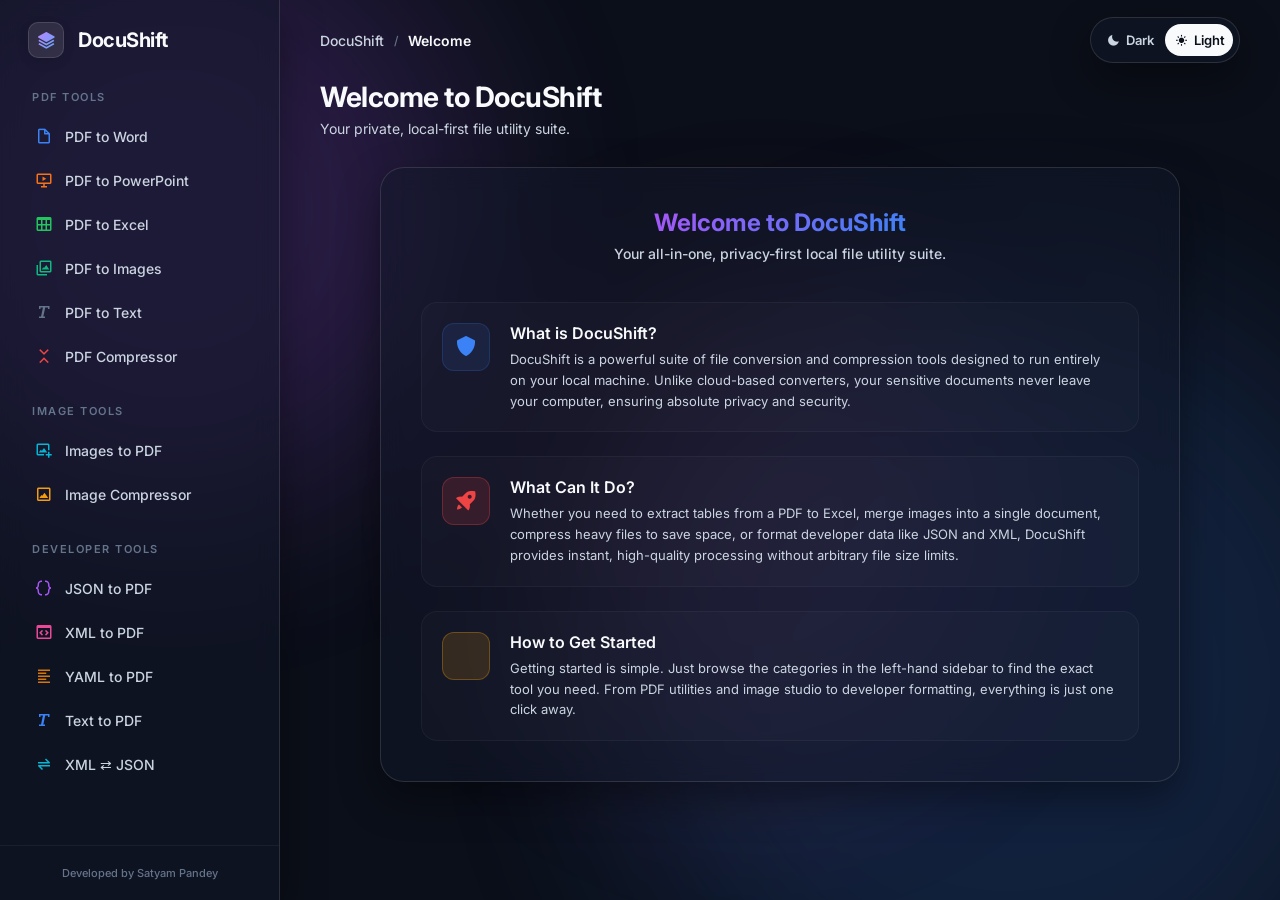
<file: index.html>
<!DOCTYPE html>
<html lang="en" class="dark-theme">
<head>
    <meta charset="UTF-8">
    <meta name="viewport" content="width=device-width, initial-scale=1.0">
    <title>DocuShift - Unified File Converter Suite</title>
    <!-- Modern clean font -->
    <link href="https://fonts.googleapis.com/css2?family=Inter:wght@400;500;600;700&display=swap" rel="stylesheet">
    <!-- Boxicons for clean UI icons -->
    <link href="https://unpkg.com/boxicons@2.1.4/css/boxicons.min.css" rel="stylesheet">
    <link rel="stylesheet" href="./static/css/style.css">
</head>
<body>
    <!-- Sidebar Overlay for mobile views -->
    <div class="sidebar-overlay" id="sidebar-overlay"></div>

    <!-- Premium Mesh Gradient Background -->
    <div class="mesh-background">
        <div class="mesh-blob blob-1"></div>
        <div class="mesh-blob blob-2"></div>
        <div class="mesh-blob blob-3"></div>
    </div>

    <div class="app-layout">
        <!-- Glassmorphism Sidebar -->
        <aside class="sidebar glass-panel">
            <div class="sidebar-brand" id="brand-logo-btn" style="cursor: pointer;">
                <div class="brand-logo">
                    <i class='bx bxs-layer brand-icon'></i>
                </div>
                <span class="brand-text">DocuShift</span>
            </div>

            <nav class="sidebar-nav">
                <div class="nav-section">
                    <h3 class="nav-title">PDF Tools</h3>
                    <ul class="nav-list">
                        <li class="nav-item">
                            <a href="#" class="nav-link" data-tool="pdf-to-word">
                                <i class='bx bx-file-blank nav-icon' style="color: #3b82f6;"></i>
                                <span>PDF to Word</span>
                            </a>
                        </li>
                        <li class="nav-item">
                            <a href="#" class="nav-link" data-tool="pdf-to-ppt">
                                <i class='bx bx-slideshow nav-icon' style="color: #f97316;"></i>
                                <span>PDF to PowerPoint</span>
                            </a>
                        </li>
                        <li class="nav-item">
                            <a href="#" class="nav-link" data-tool="pdf-to-excel">
                                <i class='bx bx-table nav-icon' style="color: #22c55e;"></i>
                                <span>PDF to Excel</span>
                            </a>
                        </li>
                        <li class="nav-item">
                            <a href="#" class="nav-link" data-tool="pdf-to-images">
                                <i class='bx bx-images nav-icon' style="color: #10b981;"></i>
                                <span>PDF to Images</span>
                            </a>
                        </li>
                        <li class="nav-item">
                            <a href="#" class="nav-link" data-tool="pdf-to-text">
                                <i class='bx bx-text nav-icon' style="color: #64748b;"></i>
                                <span>PDF to Text</span>
                            </a>
                        </li>
                        <li class="nav-item">
                            <a href="#" class="nav-link" data-tool="compress-pdf">
                                <i class='bx bx-collapse-vertical nav-icon' style="color: #ef4444;"></i>
                                <span>PDF Compressor</span>
                            </a>
                        </li>
                    </ul>
                </div>

                <div class="nav-section">
                    <h3 class="nav-title">Image Tools</h3>
                    <ul class="nav-list">
                        <li class="nav-item">
                            <a href="#" class="nav-link" data-tool="images-to-pdf">
                                <i class='bx bx-image-add nav-icon' style="color: #06b6d4;"></i>
                                <span>Images to PDF</span>
                            </a>
                        </li>
                        <li class="nav-item">
                            <a href="#" class="nav-link" data-tool="compress-image">
                                <i class='bx bx-image-alt nav-icon' style="color: #f59e0b;"></i>
                                <span>Image Compressor</span>
                            </a>
                        </li>
                    </ul>
                </div>

                <div class="nav-section">
                    <h3 class="nav-title">Developer Tools</h3>
                    <ul class="nav-list">
                        <li class="nav-item">
                            <a href="#" class="nav-link" data-tool="json-to-pdf">
                                <i class='bx bx-code-curly nav-icon' style="color: #a855f7;"></i>
                                <span>JSON to PDF</span>
                            </a>
                        </li>
                        <li class="nav-item">
                            <a href="#" class="nav-link" data-tool="xml-to-pdf">
                                <i class='bx bx-code-block nav-icon' style="color: #ec4899;"></i>
                                <span>XML to PDF</span>
                            </a>
                        </li>
                        <li class="nav-item">
                            <a href="#" class="nav-link" data-tool="yaml-to-pdf">
                                <i class='bx bx-align-left nav-icon' style="color: #d97706;"></i>
                                <span>YAML to PDF</span>
                            </a>
                        </li>
                        <li class="nav-item">
                            <a href="#" class="nav-link" data-tool="text-to-pdf">
                                <i class='bx bx-text nav-icon' style="color: #3b82f6;"></i>
                                <span>Text to PDF</span>
                            </a>
                        </li>
                        <li class="nav-item">
                            <a href="#" class="nav-link" data-tool="xml-json">
                                <i class='bx bx-transfer-alt nav-icon' style="color: #06b6d4;"></i>
                                <span>XML ⇄ JSON</span>
                            </a>
                        </li>
                    </ul>
                </div>
            </nav>
            <div class="sidebar-footer">
                <span>Developed by Satyam Pandey</span>
            </div>
        </aside>

        <!-- Main Content Area -->
        <main class="main-content">
            <!-- Top Header -->
            <header class="topbar">
                <div class="topbar-left">
                    <button id="sidebar-toggle" class="sidebar-toggle-btn" aria-label="Toggle Sidebar">
                        <i class='bx bx-menu'></i>
                    </button>
                    <div class="breadcrumb">
                        <span class="crumb" id="breadcrumb-brand" style="cursor: pointer;">DocuShift</span>
                        <span class="separator" id="breadcrumb-separator-1">/</span>
                        <span class="crumb" id="breadcrumb-section" style="display: none;">PDF Tools</span>
                        <span class="separator" id="breadcrumb-separator-2" style="display: none;">/</span>
                        <span class="crumb active" id="current-tool-title">Welcome</span>
                    </div>
                </div>
                <div class="topbar-right">
                    <!-- Premium Theme Toggle -->
                    <div class="theme-toggle-container glass-element">
                        <label class="theme-switch" for="theme-checkbox">
                            <input type="checkbox" id="theme-checkbox" />
                            <div class="toggle-track">
                                <span class="toggle-indicator"></span>
                                <span class="toggle-icon dark-icon"><i class='bx bxs-moon'></i> Dark</span>
                                <span class="toggle-icon light-icon"><i class='bx bxs-sun'></i> Light</span>
                            </div>
                        </label>
                    </div>
                </div>
            </header>

            <!-- Dashboard Area -->
            <div class="dashboard-container hidden" id="dashboard-view">
                <div class="dashboard-header">
                    <h1 class="dashboard-title" id="tool-dashboard-title">File Converter Dashboard</h1>
                </div>

                <!-- File Upload Zone -->
                <div class="upload-zone-wrapper">
                    <div class="upload-zone glass-card" id="drop-zone">
                        <form action="/convert" method="POST" enctype="multipart/form-data" id="upload-form">
                            <input type="file" id="file-input" name="file" multiple hidden>
                            <div class="upload-content">
                                <div class="upload-icon-wrapper">
                                    <i class='bx bx-cloud-upload cloud-icon'></i>
                                </div>
                                <h2 class="upload-heading">Drag & drop your files here</h2>
                                <p class="upload-subheading">or <span class="browse-btn" onclick="document.getElementById('file-input').click()">click to browse</span></p>
                            </div>
                        </form>
                        <!-- Animated dashed border overlay -->
                        <div class="dashed-border"></div>
                    </div>
                </div>
            </div>

            <!-- Home Area (Welcome Screen) -->
            <div class="home-container" id="home-view">
                <div class="home-header">
                    <h1 class="home-title">Welcome to DocuShift</h1>
                    <p class="home-subtitle">Your private, local-first file utility suite.</p>
                </div>
                
                <div class="welcome-card glass-card">
                    <h2 class="welcome-card-title">Welcome to DocuShift</h2>
                    <p class="welcome-card-subtitle">Your all-in-one, privacy-first local file utility suite.</p>
                    
                    <div class="welcome-features">
                        <div class="feature-item">
                            <div class="feature-icon-badge badge-shield">
                                <i class='bx bxs-shield'></i>
                            </div>
                            <div class="feature-text">
                                <h3>What is DocuShift?</h3>
                                <p>DocuShift is a powerful suite of file conversion and compression tools designed to run entirely on your local machine. Unlike cloud-based converters, your sensitive documents never leave your computer, ensuring absolute privacy and security.</p>
                            </div>
                        </div>
                        
                        <div class="feature-item">
                            <div class="feature-icon-badge badge-rocket">
                                <i class='bx bxs-rocket'></i>
                            </div>
                            <div class="feature-text">
                                <h3>What Can It Do?</h3>
                                <p>Whether you need to extract tables from a PDF to Excel, merge images into a single document, compress heavy files to save space, or format developer data like JSON and XML, DocuShift provides instant, high-quality processing without arbitrary file size limits.</p>
                            </div>
                        </div>
                        
                        <div class="feature-item">
                            <div class="feature-icon-badge badge-bulb">
                                <i class='bx bxs-lightbulb'></i>
                            </div>
                            <div class="feature-text">
                                <h3>How to Get Started</h3>
                                <p>Getting started is simple. Just browse the categories in the left-hand sidebar to find the exact tool you need. From PDF utilities and image studio to developer formatting, everything is just one click away.</p>
                            </div>
                        </div>
                    </div>
                </div>
            </div>
        </main>
    </div>

    <!-- Conversion Progress Modal Overlay -->
    <div class="modal-overlay" id="progress-overlay">
        <div class="conversion-modal glass-modal">
            <div class="modal-header">
                <div class="file-type-badge">
                    <i class='bx bxs-file-pdf'></i>
                </div>
                <div class="file-meta">
                    <h3 class="file-name" id="progress-filename">document.pdf</h3>
                    <p class="file-size" id="progress-filesize">Size: Calculating...</p>
                </div>
            </div>

            <div class="modal-body">
                <div class="progress-ring-container">
                    <!-- SVG Circular Progress for premium crispness -->
                    <svg class="progress-ring" width="160" height="160">
                        <defs>
                            <linearGradient id="ring-gradient" x1="0%" y1="0%" x2="100%" y2="100%">
                                <stop offset="0%" stop-color="#c084fc" />
                                <stop offset="100%" stop-color="#3b82f6" />
                            </linearGradient>
                            <filter id="glow" x="-20%" y="-20%" width="140%" height="140%">
                                <feGaussianBlur stdDeviation="8" result="blur" />
                                <feComposite in="SourceGraphic" in2="blur" operator="over" />
                            </filter>
                        </defs>
                        <circle class="progress-ring-track" cx="80" cy="80" r="70"></circle>
                        <circle class="progress-ring-fill" cx="80" cy="80" r="70" filter="url(#glow)"></circle>
                    </svg>
                    <div class="progress-content">
                        <span class="progress-status" id="status-text">Converting...</span>
                        <span class="progress-percentage" id="percentage-text">0%</span>
                    </div>
                </div>
                <p class="progress-wait-text">Processing your file. Please wait...</p>
            </div>

            <div class="modal-footer">
                <div class="meta-column">
                    <span class="meta-label">Source:</span>
                    <span class="meta-value" id="source-name">document.pdf</span>
                </div>
                <div class="meta-column text-right">
                    <span class="meta-label">Target Format:</span>
                    <span class="meta-value" id="target-format">Microsoft Word (.docx)</span>
                </div>
            </div>
        </div>
    </div>

    <script src="./static/js/script.js"></script>
</body>
</html>
</file>
<file: static/css/style.css>
/* ===== Modern Typography ===== */
@import url('https://fonts.googleapis.com/css2?family=Inter:wght@400;500;600;700&display=swap');

/* ===== Core Variables ===== */
:root {
    /* Light Theme - Soft, airy, crisp */
    --bg-base: #f0f4f8;
    --mesh-1: rgba(168, 85, 247, 0.4);
    --mesh-2: rgba(59, 130, 246, 0.3);
    --mesh-3: rgba(236, 72, 153, 0.2);
    
    --glass-bg: rgba(255, 255, 255, 0.65);
    --glass-border: rgba(255, 255, 255, 0.8);
    --glass-border-subtle: rgba(255, 255, 255, 0.4);
    --glass-shadow: 0 8px 32px rgba(31, 38, 135, 0.05);
    
    --text-primary: #0f172a;
    --text-secondary: #64748b;
    --text-muted: #94a3b8;
    
    --accent-primary: #8b5cf6;
    --accent-secondary: #3b82f6;
    --accent-gradient: linear-gradient(135deg, #a855f7, #3b82f6);
    --hover-bg: rgba(255, 255, 255, 0.5);
    --active-bg: rgba(255, 255, 255, 0.9);
}

.dark-theme {
    /* Dark Theme - Deep, rich, midnight */
    --bg-base: #0B0F19;
    --mesh-1: rgba(168, 85, 247, 0.25);
    --mesh-2: rgba(59, 130, 246, 0.2);
    --mesh-3: rgba(236, 72, 153, 0.15);
    
    --glass-bg: rgba(18, 24, 43, 0.5);
    --glass-border: rgba(255, 255, 255, 0.12);
    --glass-border-subtle: rgba(255, 255, 255, 0.05);
    --glass-shadow: 0 16px 40px rgba(0, 0, 0, 0.4);
    
    --text-primary: #f8fafc;
    --text-secondary: #cbd5e1;
    --text-muted: #64748b;
    
    --accent-primary: #c084fc;
    --accent-secondary: #60a5fa;
    --accent-gradient: linear-gradient(135deg, #c084fc, #60a5fa);
    --hover-bg: rgba(255, 255, 255, 0.05);
    --active-bg: rgba(255, 255, 255, 0.1);
}

/* ===== Resets & Base ===== */
* {
    margin: 0;
    padding: 0;
    box-sizing: border-box;
    font-family: 'Inter', -apple-system, BlinkMacSystemFont, sans-serif;
    -webkit-font-smoothing: antialiased;
}

body {
    background-color: var(--bg-base);
    color: var(--text-primary);
    min-height: 100vh;
    overflow: hidden;
    transition: background-color 0.5s ease, color 0.5s ease;
}

a { text-decoration: none; color: inherit; }
ul { list-style: none; }

/* ===== Mesh Gradient Background ===== */
.mesh-background {
    position: fixed;
    top: 0;
    left: 0;
    width: 100vw;
    height: 100vh;
    z-index: -1;
    overflow: hidden;
    pointer-events: none;
}

.mesh-blob {
    position: absolute;
    border-radius: 50%;
    filter: blur(100px);
    opacity: 0.8;
    animation: drift 20s infinite ease-in-out alternate;
    will-change: transform;
}

.blob-1 { width: 600px; height: 600px; background: var(--mesh-1); top: -10%; left: -10%; animation-delay: 0s; }
.blob-2 { width: 800px; height: 800px; background: var(--mesh-2); bottom: -20%; right: -10%; animation-delay: -5s; }
.blob-3 { width: 500px; height: 500px; background: var(--mesh-3); top: 30%; left: 40%; animation-delay: -10s; }

@keyframes drift {
    0% { transform: translate(0, 0) scale(1); }
    50% { transform: translate(50px, 30px) scale(1.05); }
    100% { transform: translate(-30px, 50px) scale(0.95); }
}

/* ===== Glassmorphism Utilities ===== */
.glass-panel {
    background: var(--glass-bg);
    backdrop-filter: blur(12px);
    -webkit-backdrop-filter: blur(12px);
    border-right: 1px solid var(--glass-border);
    box-shadow: var(--glass-shadow);
    will-change: backdrop-filter;
    transform: translateZ(0);
}

.glass-element {
    background: var(--glass-bg);
    backdrop-filter: blur(8px);
    -webkit-backdrop-filter: blur(8px);
    border: 1px solid var(--glass-border);
    box-shadow: var(--glass-shadow);
    will-change: backdrop-filter;
    transform: translateZ(0);
}

/* ===== Layout ===== */
.app-layout {
    display: flex;
    height: 100vh;
    width: 100vw;
}

/* ===== Sidebar ===== */
.sidebar {
    width: 280px;
    display: flex;
    flex-direction: column;
    z-index: 10;
}

.sidebar-brand {
    height: 80px;
    display: flex;
    align-items: center;
    padding: 0 28px;
    gap: 14px;
}

.brand-logo {
    width: 36px;
    height: 36px;
    border-radius: 10px;
    background: var(--active-bg);
    border: 1px solid var(--glass-border);
    display: flex;
    justify-content: center;
    align-items: center;
    box-shadow: 0 4px 12px rgba(0,0,0,0.1);
}

.brand-icon {
    font-size: 20px;
    background: var(--accent-gradient);
    -webkit-background-clip: text;
    -webkit-text-fill-color: transparent;
}

.brand-text {
    font-size: 20px;
    font-weight: 700;
    letter-spacing: -0.5px;
}

.sidebar-nav {
    flex: 1;
    overflow-y: auto;
    padding: 10px 20px 30px;
}

.sidebar-nav::-webkit-scrollbar { width: 0; } /* Hide scrollbar for extreme clean look */

.nav-section { margin-bottom: 28px; }

.nav-title {
    font-size: 11px;
    text-transform: uppercase;
    letter-spacing: 1.5px;
    color: var(--text-muted);
    font-weight: 600;
    margin-bottom: 12px;
    padding-left: 12px;
}

.nav-item { margin-bottom: 4px; }

.nav-link {
    display: flex;
    align-items: center;
    gap: 12px;
    padding: 10px 14px;
    border-radius: 10px;
    color: var(--text-secondary);
    font-size: 14px;
    font-weight: 500;
    transition: background-color 0.2s ease, color 0.2s ease, border-color 0.2s ease, box-shadow 0.2s ease;
    border: 1px solid transparent;
}

.nav-icon {
    font-size: 18px;
    transition: color 0.2s ease;
}

.nav-link:hover {
    background: var(--hover-bg);
    color: var(--text-primary);
}

.nav-item.active .nav-link {
    background: var(--active-bg);
    color: var(--text-primary);
    border: 1px solid var(--glass-border-subtle);
    box-shadow: 0 4px 10px rgba(0,0,0,0.05);
}

.nav-item.active .nav-icon {
    color: var(--accent-primary);
}

/* ===== Main Content ===== */
.main-content {
    flex: 1;
    display: flex;
    flex-direction: column;
}

/* ===== Top Header ===== */
.topbar {
    height: 80px;
    display: flex;
    justify-content: space-between;
    align-items: center;
    padding: 0 40px;
}

.breadcrumb {
    display: flex;
    align-items: center;
    gap: 10px;
    font-size: 14px;
    color: var(--text-secondary);
    font-weight: 500;
}

.breadcrumb .crumb.active {
    color: var(--text-primary);
    font-weight: 600;
}

.breadcrumb .separator {
    color: var(--text-muted);
    font-size: 12px;
}

/* ===== Theme Toggle Pill ===== */
.theme-toggle-container {
    border-radius: 30px;
    padding: 4px;
}

.theme-switch input { display: none; }

.toggle-track {
    display: flex;
    align-items: center;
    position: relative;
    cursor: pointer;
    width: 140px;
    height: 36px;
    border-radius: 20px;
}

.toggle-indicator {
    position: absolute;
    top: 2px;
    left: 2px;
    width: calc(50% - 2px);
    height: 32px;
    background: var(--text-primary);
    border-radius: 18px;
    transition: transform 0.3s cubic-bezier(0.4, 0.0, 0.2, 1);
    z-index: 1;
}

.dark-theme .toggle-indicator {
    transform: translateX(100%);
}

.toggle-icon {
    flex: 1;
    text-align: center;
    font-size: 13px;
    font-weight: 600;
    z-index: 2;
    transition: color 0.3s ease;
    display: flex;
    justify-content: center;
    align-items: center;
    gap: 6px;
}

.light-theme .dark-icon { color: white; }
.light-theme .light-icon { color: var(--text-secondary); }
.dark-theme .dark-icon { color: var(--text-secondary); }
.dark-theme .light-icon { color: var(--bg-base); }

/* ===== Dashboard Area ===== */
.dashboard-container {
    flex: 1;
    padding: 0 40px 40px;
    display: flex;
    flex-direction: column;
}

.dashboard-header {
    margin-bottom: 30px;
}

.dashboard-title {
    font-size: 28px;
    font-weight: 700;
    letter-spacing: -0.5px;
}

/* ===== File Upload Zone ===== */
.upload-zone-wrapper {
    flex: 1;
    display: flex;
    justify-content: center;
    align-items: center;
}

.upload-zone {
    width: 100%;
    max-width: 800px;
    height: 450px;
    border-radius: 24px;
    position: relative;
    display: flex;
    justify-content: center;
    align-items: center;
    background: var(--glass-bg);
    backdrop-filter: blur(12px);
    -webkit-backdrop-filter: blur(12px);
    box-shadow: var(--glass-shadow);
    transition: transform 0.3s ease;
    will-change: transform;
}

.dashed-border {
    position: absolute;
    inset: 12px;
    border-radius: 18px;
    border: 2px dashed var(--glass-border);
    pointer-events: none;
    transition: border-color 0.3s ease;
}

.upload-zone.dragover {
    transform: scale(1.02);
}

.upload-zone.dragover .dashed-border {
    border-color: var(--accent-primary);
    background: rgba(168, 85, 247, 0.05);
}

.upload-content {
    text-align: center;
    z-index: 2;
}

.upload-icon-wrapper {
    margin-bottom: 24px;
}

.cloud-icon {
    font-size: 80px;
    background: var(--accent-gradient);
    -webkit-background-clip: text;
    -webkit-text-fill-color: transparent;
    filter: drop-shadow(0 10px 15px rgba(168, 85, 247, 0.3));
}

.upload-heading {
    font-size: 28px;
    font-weight: 700;
    margin-bottom: 12px;
    letter-spacing: -0.5px;
}

.upload-subheading {
    font-size: 16px;
    color: var(--text-secondary);
}

.browse-btn {
    color: var(--accent-primary);
    font-weight: 600;
    cursor: pointer;
    position: relative;
}

.browse-btn::after {
    content: '';
    position: absolute;
    bottom: -2px;
    left: 0;
    width: 100%;
    height: 1px;
    background: currentColor;
    opacity: 0.5;
}

/* ===== Progress Modal Overlay ===== */
.modal-overlay {
    position: fixed;
    top: 0;
    left: 0;
    width: 100vw;
    height: 100vh;
    background: rgba(0, 0, 0, 0.5);
    backdrop-filter: blur(6px);
    -webkit-backdrop-filter: blur(6px);
    display: flex;
    justify-content: center;
    align-items: center;
    z-index: 100;
    opacity: 0;
    pointer-events: none;
    transition: opacity 0.4s ease;
    will-change: opacity;
}

.modal-overlay.active {
    opacity: 1;
    pointer-events: all;
}

.glass-modal {
    background: var(--glass-bg);
    backdrop-filter: blur(16px);
    -webkit-backdrop-filter: blur(16px);
    border: 1px solid var(--glass-border);
    border-radius: 24px;
    box-shadow: 0 24px 48px rgba(0,0,0,0.4), inset 0 1px 0 rgba(255,255,255,0.1);
    width: 90%;
    max-width: 480px;
    padding: 32px;
    transform: translateY(30px) scale(0.95);
    transition: transform 0.4s cubic-bezier(0.34, 1.56, 0.64, 1), opacity 0.4s ease;
    will-change: transform, opacity;
}

.modal-overlay.active .glass-modal {
    transform: translateY(0) scale(1);
}

.modal-header {
    display: flex;
    align-items: center;
    gap: 16px;
    padding-bottom: 24px;
    border-bottom: 1px solid var(--glass-border-subtle);
    margin-bottom: 32px;
}

.file-type-badge {
    width: 48px;
    height: 48px;
    border-radius: 12px;
    background: rgba(239, 68, 68, 0.15);
    border: 1px solid rgba(239, 68, 68, 0.3);
    display: flex;
    justify-content: center;
    align-items: center;
}

.file-type-badge i {
    font-size: 28px;
    color: #ef4444;
}

.file-name {
    font-size: 18px;
    font-weight: 600;
    margin-bottom: 4px;
}

.file-size {
    font-size: 13px;
    color: var(--text-secondary);
}

/* SVG Progress Ring */
.modal-body {
    display: flex;
    flex-direction: column;
    align-items: center;
    margin-bottom: 32px;
}

.progress-ring-container {
    position: relative;
    width: 160px;
    height: 160px;
    margin-bottom: 24px;
    display: flex;
    justify-content: center;
    align-items: center;
}

.progress-ring {
    position: absolute;
    top: 0;
    left: 0;
    transform: rotate(-90deg);
}

.progress-ring-track {
    fill: none;
    stroke: var(--glass-border-subtle);
    stroke-width: 8;
}

.progress-ring-fill {
    fill: none;
    stroke: url(#ring-gradient);
    stroke-width: 8;
    stroke-linecap: round;
    stroke-dasharray: 440; /* 2 * PI * 70 */
    stroke-dashoffset: 440;
    transition: stroke-dashoffset 0.1s linear;
}

.progress-content {
    display: flex;
    flex-direction: column;
    align-items: center;
    z-index: 2;
}

.progress-status {
    font-size: 13px;
    color: var(--text-secondary);
    margin-bottom: 4px;
}

.progress-percentage {
    font-size: 36px;
    font-weight: 700;
}

.progress-wait-text {
    font-size: 14px;
    color: var(--text-secondary);
}

.modal-footer {
    display: flex;
    justify-content: space-between;
    padding-top: 24px;
    border-top: 1px solid var(--glass-border-subtle);
}

.meta-column {
    display: flex;
    flex-direction: column;
    gap: 6px;
}

.text-right { text-align: right; }

.meta-label {
    font-size: 12px;
    color: var(--text-secondary);
}

.meta-value {
    font-size: 14px;
    font-weight: 500;
}

/* ===== Hidden Utility ===== */
.hidden {
    display: none !important;
}

/* ===== Home / Welcome View ===== */
.home-container {
    flex: 1;
    padding: 0 40px 40px;
    display: flex;
    flex-direction: column;
    overflow-y: auto;
}

.home-header {
    margin-bottom: 30px;
}

.home-title {
    font-size: 28px;
    font-weight: 700;
    letter-spacing: -0.5px;
    margin-bottom: 6px;
}

.home-subtitle {
    font-size: 14px;
    color: var(--text-secondary);
}

.welcome-card {
    width: 100%;
    max-width: 800px;
    margin: 0 auto;
    background: var(--glass-bg);
    backdrop-filter: blur(12px);
    -webkit-backdrop-filter: blur(12px);
    border: 1px solid var(--glass-border);
    border-radius: 24px;
    box-shadow: var(--glass-shadow);
    padding: 40px;
    display: flex;
    flex-direction: column;
    align-items: center;
}

.welcome-card-title {
    font-size: 24px;
    font-weight: 700;
    background: linear-gradient(135deg, #a855f7, #3b82f6);
    -webkit-background-clip: text;
    -webkit-text-fill-color: transparent;
    margin-bottom: 8px;
    text-align: center;
}

.welcome-card-subtitle {
    font-size: 14px;
    color: var(--text-secondary);
    margin-bottom: 40px;
    text-align: center;
    font-weight: 500;
}

.welcome-features {
    display: flex;
    flex-direction: column;
    gap: 24px;
    width: 100%;
}

.feature-item {
    display: flex;
    gap: 20px;
    background: rgba(255, 255, 255, 0.2);
    border: 1px solid rgba(255, 255, 255, 0.3);
    padding: 20px;
    border-radius: 16px;
    transition: transform 0.2s ease, box-shadow 0.2s ease;
}

.dark-theme .feature-item {
    background: rgba(255, 255, 255, 0.02);
    border-color: rgba(255, 255, 255, 0.04);
}

.feature-item:hover {
    transform: translateY(-2px);
    box-shadow: 0 8px 24px rgba(0, 0, 0, 0.04);
}

.feature-icon-badge {
    width: 48px;
    height: 48px;
    border-radius: 12px;
    display: flex;
    justify-content: center;
    align-items: center;
    flex-shrink: 0;
}

.feature-icon-badge i {
    font-size: 24px;
}

.badge-shield {
    background: rgba(59, 130, 246, 0.1);
    border: 1px solid rgba(59, 130, 246, 0.2);
}
.badge-shield i {
    color: #3b82f6;
}

.badge-rocket {
    background: rgba(239, 68, 68, 0.15);
    border: 1px solid rgba(239, 68, 68, 0.3);
}
.badge-rocket i {
    color: #ef4444;
}

.badge-bulb {
    background: rgba(245, 158, 11, 0.15);
    border: 1px solid rgba(245, 158, 11, 0.3);
}
.badge-bulb i {
    color: #f59e0b;
}

.feature-text h3 {
    font-size: 16px;
    font-weight: 600;
    margin-bottom: 6px;
}

.feature-text p {
    font-size: 13px;
    color: var(--text-secondary);
    line-height: 1.6;
}

/* ===== Sidebar Footer ===== */
.sidebar-footer {
    padding: 20px 28px;
    border-top: 1px solid var(--glass-border-subtle);
    font-size: 11px;
    color: var(--text-muted);
    font-weight: 500;
    text-align: center;
}

/* ===== Responsive Design Overrides ===== */

/* Sidebar toggle button (hidden on desktop) */
.sidebar-toggle-btn {
    display: none;
}

@media (max-width: 992px) {
    .sidebar {
        width: 240px;
    }
}

@media (max-width: 768px) {
    /* Prevent scrolling when sidebar is open on mobile */
    body.sidebar-open {
        overflow: hidden;
    }

    /* Toggle button layout visibility */
    .sidebar-toggle-btn {
        display: flex;
        align-items: center;
        justify-content: center;
        width: 40px;
        height: 40px;
        background: var(--glass-bg);
        border: 1px solid var(--glass-border);
        border-radius: 10px;
        color: var(--text-primary);
        font-size: 24px;
        cursor: pointer;
        transition: background-color 0.2s ease, transform 0.2s ease;
        margin-right: 12px;
        flex-shrink: 0;
    }
    
    .sidebar-toggle-btn:hover {
        background: var(--hover-bg);
    }
    
    .sidebar-toggle-btn:active {
        transform: scale(0.95);
    }

    /* Sidebar drawer positioning */
    .sidebar {
        position: fixed;
        top: 0;
        left: 0;
        bottom: 0;
        width: 280px;
        transform: translateX(-100%);
        transition: transform 0.3s cubic-bezier(0.4, 0, 0.2, 1);
        z-index: 1000;
        background: var(--glass-bg);
        backdrop-filter: blur(20px);
        -webkit-backdrop-filter: blur(20px);
        border-right: 1px solid var(--glass-border);
    }

    body.sidebar-open .sidebar {
        transform: translateX(0);
    }

    /* Backdrop overlay style */
    .sidebar-overlay {
        position: fixed;
        top: 0;
        left: 0;
        right: 0;
        bottom: 0;
        background: rgba(0, 0, 0, 0.4);
        backdrop-filter: blur(4px);
        -webkit-backdrop-filter: blur(4px);
        opacity: 0;
        pointer-events: none;
        transition: opacity 0.3s ease;
        z-index: 999;
    }

    body.sidebar-open .sidebar-overlay {
        opacity: 1;
        pointer-events: auto;
    }

    /* Main layout adjustment */
    .app-layout {
        overflow: hidden;
    }

    .main-content {
        width: 100%;
        overflow-y: auto;
    }

    .topbar {
        padding: 0 20px;
        height: 70px;
        border-bottom: 1px solid var(--glass-border-subtle);
    }

    /* Adjust page paddings for compact screens */
    .home-container, .dashboard-container {
        padding: 0 20px 30px;
    }

    /* Welcome card grid/flex column overrides */
    .welcome-card {
        padding: 24px;
        border-radius: 16px;
    }

    .welcome-card-title {
        font-size: 20px;
    }

    .welcome-card-subtitle {
        margin-bottom: 24px;
    }

    .feature-item {
        flex-direction: column;
        align-items: center;
        text-align: center;
        gap: 12px;
        padding: 16px;
    }

    .feature-text h3 {
        font-size: 15px;
    }

    /* Dashboard Workspace titles adjustments */
    .dashboard-title {
        font-size: 22px;
        text-align: center;
    }

    .dashboard-header {
        margin-bottom: 20px;
    }

    /* Upload zone mobile sizing */
    .upload-zone {
        height: 350px;
        border-radius: 16px;
    }

    .dashed-border {
        inset: 8px;
        border-radius: 12px;
    }

    .upload-heading {
        font-size: 20px;
    }

    .upload-subheading {
        font-size: 14px;
    }

    .cloud-icon {
        font-size: 60px;
    }
}

@media (max-width: 480px) {
    /* Hide theme text to save space on very narrow viewports */
    .theme-switch .toggle-icon {
        font-size: 0;
    }
    
    .theme-switch .toggle-icon i {
        font-size: 16px;
    }
    
    .toggle-track {
        width: 90px;
    }
    
    .breadcrumb {
        font-size: 12px;
    }
}
</file>
